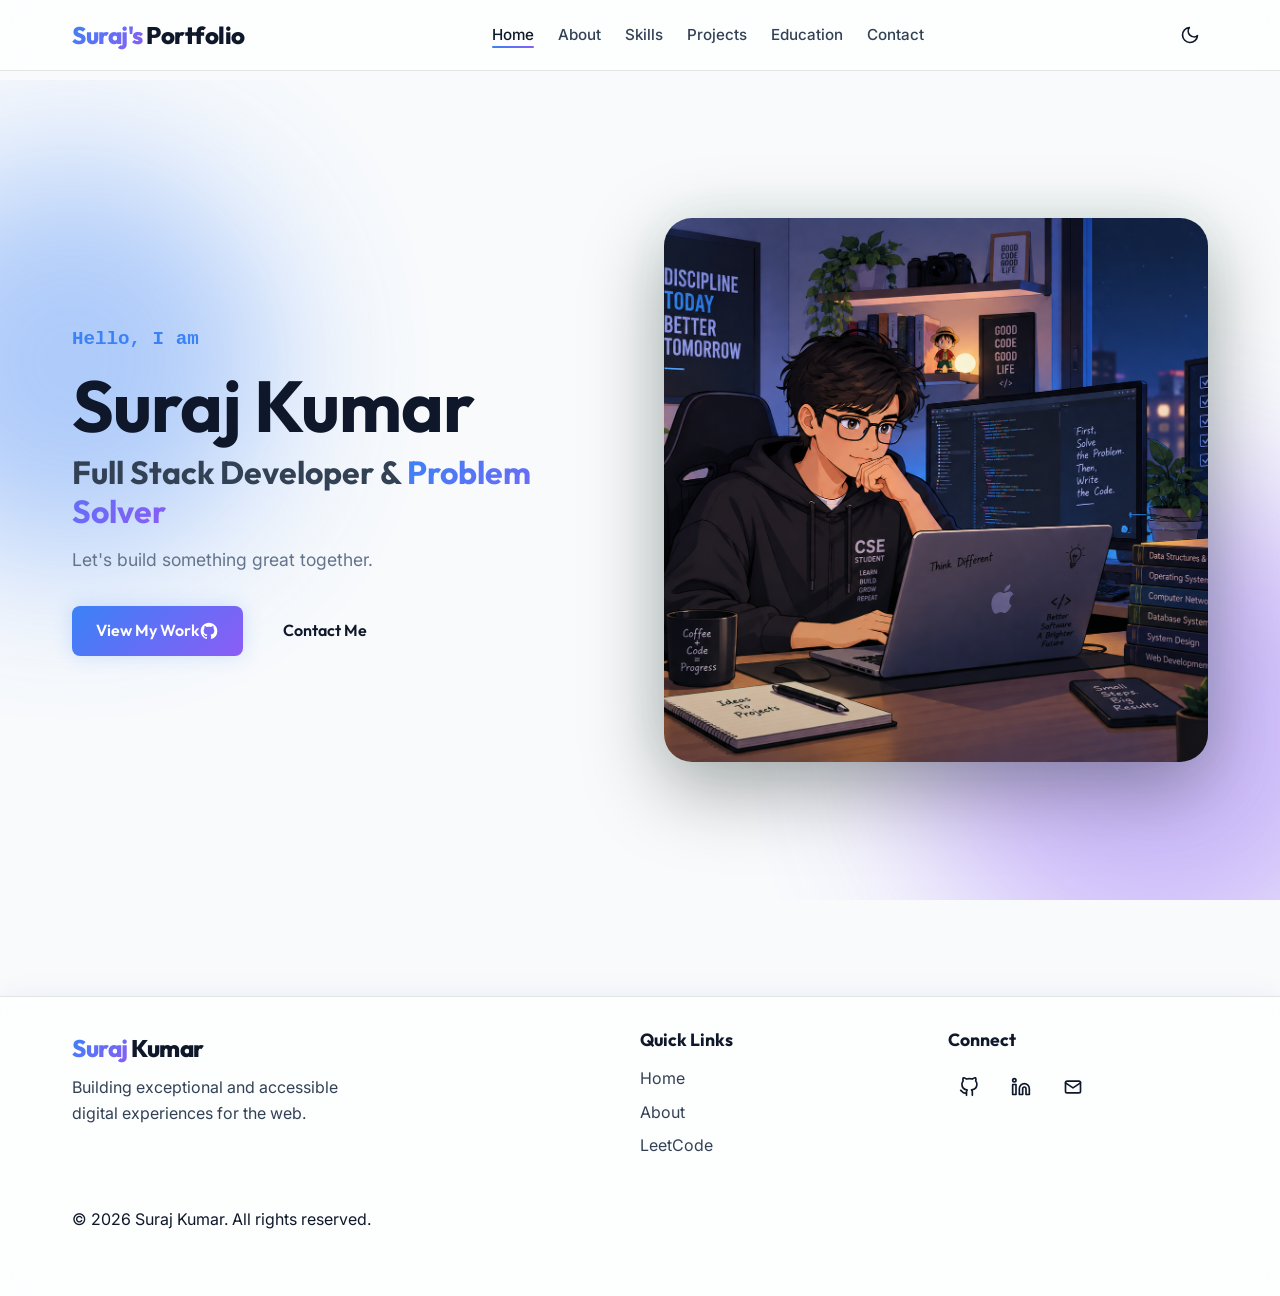
<file: index.html>
<!DOCTYPE html>
<html lang="en">

<head>
    <meta charset="UTF-8">
    <meta name="viewport" content="width=device-width, initial-scale=1.0">
    <title>Portfolio | Suraj Kumar</title>
    <meta name="description" content="Professional portfolio of Suraj Kumar, Full Stack Developer">

    <!-- Google Fonts -->
    <link rel="preconnect" href="https://fonts.googleapis.com">
    <link rel="preconnect" href="https://fonts.gstatic.com" crossorigin>
    <link
        href="https://fonts.googleapis.com/css2?family=Outfit:wght@300;400;500;600;700;800&family=Inter:wght@300;400;500;600;700&display=swap"
        rel="stylesheet">

    <!-- Stylesheets -->
    <link rel="stylesheet" href="./css/variables.css">
    <link rel="stylesheet" href="./css/main.css">
    <link rel="stylesheet" href="./css/navbar.css">
    <link rel="stylesheet" href="./css/hero.css">
    <link rel="stylesheet" href="./css/footer.css">
    <link rel="stylesheet" href="./css/responsive.css">
</head>

<body class="dark-theme">
    <div id="navbar-placeholder"></div>

    <main class="main-content">
        <section id="hero" class="hero-section">
            <div class="hero-background">
                <div class="blob blob-1"></div>
                <div class="blob blob-2"></div>
            </div>

            <div class="container hero-container">
                <div class="hero-content">
                    <p class="greeting slide-up">Hello, I am</p>
                    <h1 class="title slide-up-delay-1">Suraj Kumar</h1>
                    <h2 class="subtitle slide-up-delay-2">Full Stack Developer & <span class="text-gradient">Problem
                            Solver</span></h2>
                    <p class="description slide-up-delay-3">
                        Let's build something great together.
                    </p>

                    <div class="hero-actions slide-up-delay-4">
                        <a href="./pages/projects.html" class="btn btn-primary">
                            View My Work

                            <svg xmlns="http://www.w3.org/2000/svg" width="20" height="20" viewBox="0 0 24 24"
                                fill="currentColor" aria-hidden="true">

                                <path d="M12 2C6.48 2 2 6.48 2 12
            c0 4.42 2.87 8.17 6.84 9.49
            .5.09.68-.22.68-.48
            0-.24-.01-.87-.01-1.7
            -2.78.6-3.37-1.34-3.37-1.34
            -.45-1.16-1.11-1.47-1.11-1.47
            -.91-.62.07-.61.07-.61
            1 .07 1.53 1.03 1.53 1.03
            .9 1.53 2.34 1.09 2.91.83
            .09-.65.35-1.09.63-1.34
            -2.22-.25-4.56-1.11-4.56-4.94
            0-1.09.39-1.98 1.03-2.68
            -.1-.25-.45-1.27.1-2.65
            0 0 .84-.27 2.75 1.02
            A9.56 9.56 0 0 1 12 6.84
            c.85 0 1.7.11 2.49.33
            1.89-1.29 2.73-1.02 2.73-1.02
            .55 1.38.2 2.4.1 2.65
            .64.7 1.03 1.59 1.03 2.68
            0 3.84-2.34 4.69-4.57 4.94
            .36.31.68.92.68 1.85
            0 1.34-.01 2.42-.01 2.75
            0 .26.18.57.69.47
            A10.01 10.01 0 0 0 22 12
            C22 6.48 17.52 2 12 2z" />
                            </svg>
                        </a>

                        <a href="./pages/contact.html" class="btn btn-secondary">
                            Contact Me
                        </a>
                    </div>
                </div>


                <div class="hero-visual slide-up-delay-2">

    <div class="hero-image-card glass-panel">

        <img
            src="../assets/images/abc.png"
            alt="Computer Science student coding at a modern workspace"
            class="hero-image"
        >

        <div class="hero-image-overlay"></div>

    </div>

</div>
            </div>
        </section>
    </main>

    <div id="footer-placeholder"></div>

    <!-- Scripts -->
    <script src="./js/theme.js"></script>
    <script src="./js/navbar.js"></script>
    <script src="./js/animations.js"></script>
    <script src="./js/main.js"></script>
</body>

</html>
</file>
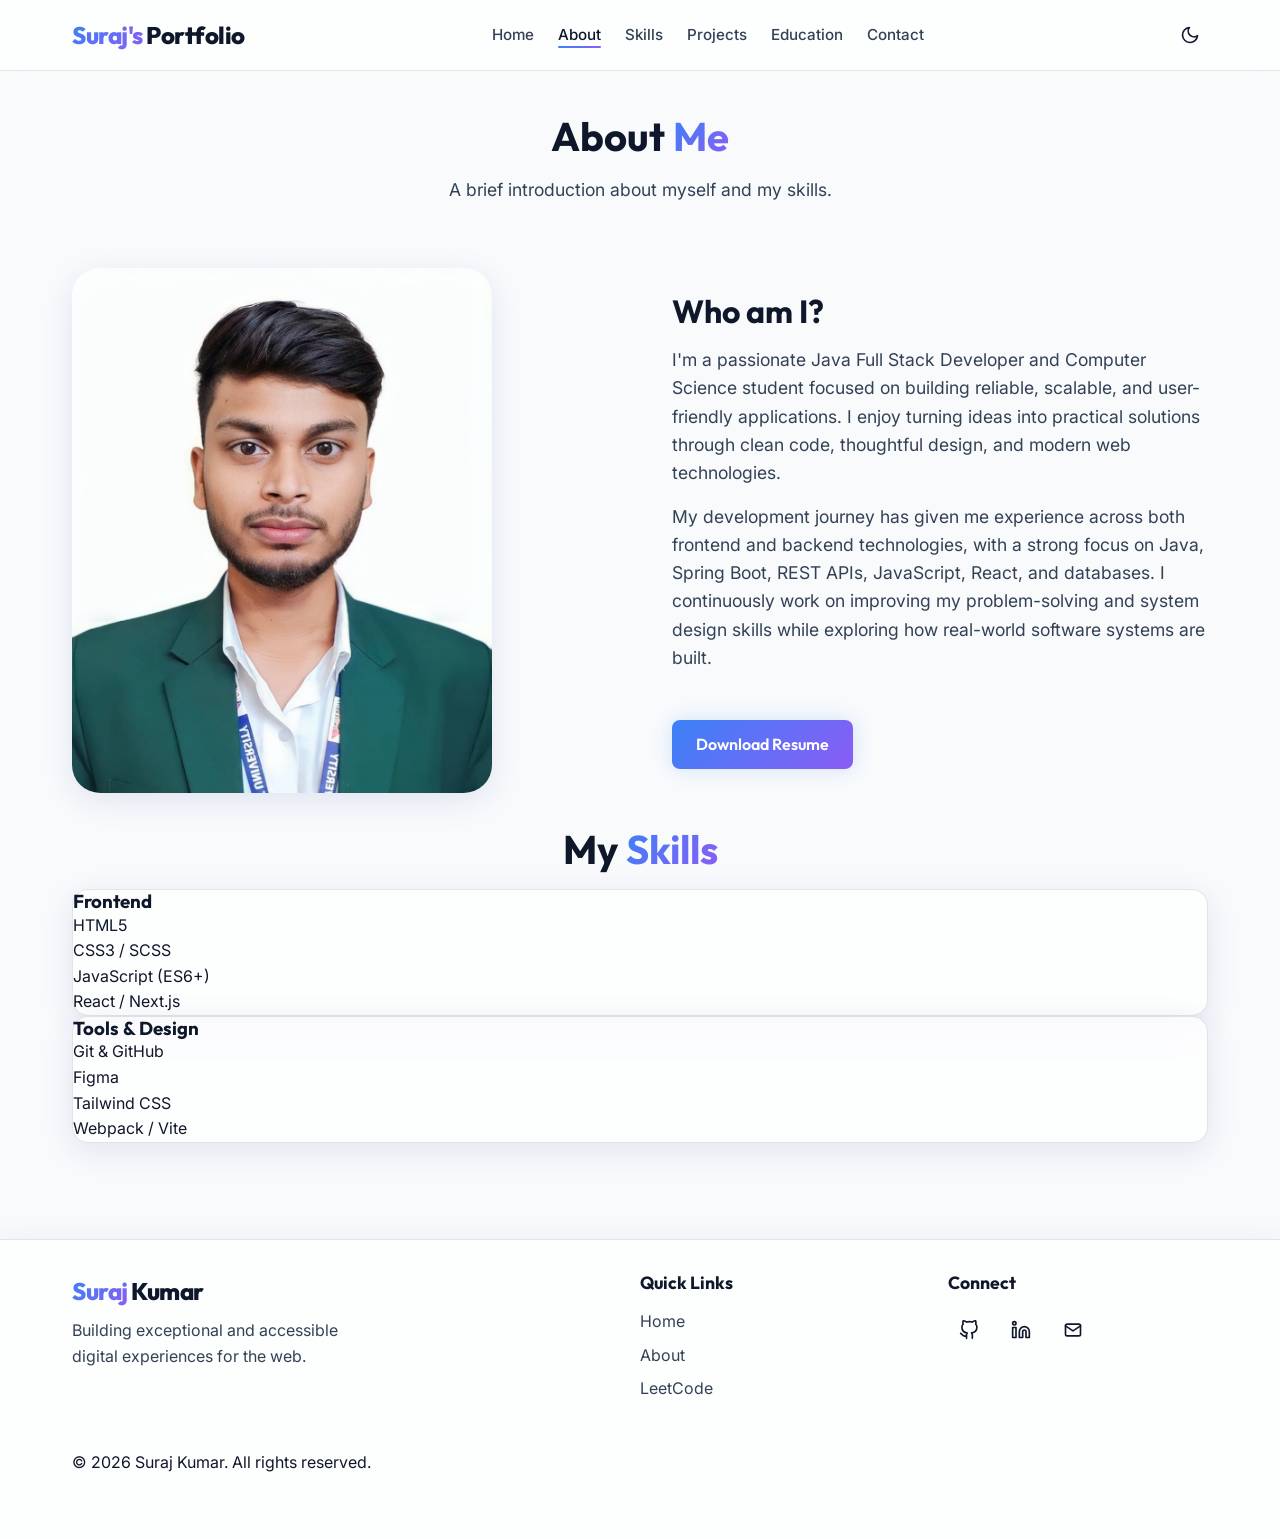
<file: pages/about.html>
<!DOCTYPE html>
<html lang="en">

<head>
    <meta charset="UTF-8">
    <meta name="viewport" content="width=device-width, initial-scale=1.0">
    <title>About | Suraj Kumar</title>

    <!-- Google Fonts -->
    <link rel="preconnect" href="https://fonts.googleapis.com">
    <link rel="preconnect" href="https://fonts.gstatic.com" crossorigin>
    <link
        href="https://fonts.googleapis.com/css2?family=Outfit:wght@300;400;500;600;700;800&family=Inter:wght@300;400;500;600;700&display=swap"
        rel="stylesheet">

    <!-- Stylesheets -->
    <link rel="stylesheet" href="../css/variables.css">
    <link rel="stylesheet" href="../css/main.css">
    <link rel="stylesheet" href="../css/navbar.css">
    <link rel="stylesheet" href="../css/footer.css">
    <link rel="stylesheet" href="../css/about.css">
    <link rel="stylesheet" href="../css/skills.css">
    <link rel="stylesheet" href="../css/responsive.css">
</head>

<body class="dark-theme">
    <div id="navbar-placeholder"></div>

    <main class="main-content">
        <section class="about-section">
            <div class="container">
                <h1 class="section-title slide-up">About <span class="text-gradient">Me</span></h1>
                <p class="section-subtitle slide-up-delay-1">A brief introduction about myself and my skills.</p>

                <div class="about-grid">
                    <div class="about-image glass-panel slide-up-delay-2">
                        <img src="../assets/images/suraj_photo.jpg" alt="Suraj Kumar - Java Full Stack Developer"
                            class="profile-image">
                    </div>

                    <div class="about-content slide-up-delay-3">
                        <h2>Who am I?</h2>
                        <p>
    I'm a passionate Java Full Stack Developer and Computer Science student
    focused on building reliable, scalable, and user-friendly applications.
    I enjoy turning ideas into practical solutions through clean code,
    thoughtful design, and modern web technologies.</p>

                       <p>
    My development journey has given me experience across both frontend and
    backend technologies, with a strong focus on Java, Spring Boot, REST APIs,
    JavaScript, React, and databases. I continuously work on improving my
    problem-solving and system design skills while exploring how real-world
    software systems are built.</p>

                     <!--   <div class="stats-container">
                            <div class="stat-box glass-panel">
                                <h3>1+</h3>
                                <p>Years Experience</p>
                            </div>
                            <div class="stat-box glass-panel">
                                <h3>50+</h3>
                                <p>Projects Completed</p>
                            </div>
                            <div class="stat-box glass-panel">
                                <h3>20+</h3>
                                <p>Happy Clients</p>
                            </div>
                        </div>
                    -->

                        <a href="../assets/resume/Resume.pdf" class="btn btn-primary mt-4" download>Download Resume</a>
                    </div>
                </div>
            </div>
        </section>

        <section class="skills-section">
            <div class="container">
                <h2 class="section-title slide-up">My <span class="text-gradient">Skills</span></h2>

                <div class="skills-grid slide-up-delay-1">
                    <div class="skill-category glass-panel">
                        <h3>Frontend</h3>
                        <ul class="skill-list">
                            <li><span class="skill-name">HTML5</span>
                                <div class="skill-bar">
                                    <div class="skill-progress" style="width: 95%;"></div>
                                </div>
                            </li>
                            <li><span class="skill-name">CSS3 / SCSS</span>
                                <div class="skill-bar">
                                    <div class="skill-progress" style="width: 90%;"></div>
                                </div>
                            </li>
                            <li><span class="skill-name">JavaScript (ES6+)</span>
                                <div class="skill-bar">
                                    <div class="skill-progress" style="width: 85%;"></div>
                                </div>
                            </li>
                            <li><span class="skill-name">React / Next.js</span>
                                <div class="skill-bar">
                                    <div class="skill-progress" style="width: 80%;"></div>
                                </div>
                            </li>
                        </ul>
                    </div>

                    <div class="skill-category glass-panel">
                        <h3>Tools & Design</h3>
                        <ul class="skill-list">
                            <li><span class="skill-name">Git & GitHub</span>
                                <div class="skill-bar">
                                    <div class="skill-progress" style="width: 90%;"></div>
                                </div>
                            </li>
                            <li><span class="skill-name">Figma</span>
                                <div class="skill-bar">
                                    <div class="skill-progress" style="width: 75%;"></div>
                                </div>
                            </li>
                            <li><span class="skill-name">Tailwind CSS</span>
                                <div class="skill-bar">
                                    <div class="skill-progress" style="width: 85%;"></div>
                                </div>
                            </li>
                            <li><span class="skill-name">Webpack / Vite</span>
                                <div class="skill-bar">
                                    <div class="skill-progress" style="width: 70%;"></div>
                                </div>
                            </li>
                        </ul>
                    </div>
                </div>
            </div>
        </section>
    </main>

    <div id="footer-placeholder"></div>

    <!-- Scripts -->
    <script src="../js/theme.js"></script>
    <script src="../js/navbar.js"></script>
    <script src="../js/animations.js"></script>
    <script src="../js/main.js"></script>
</body>

</html>
</file>
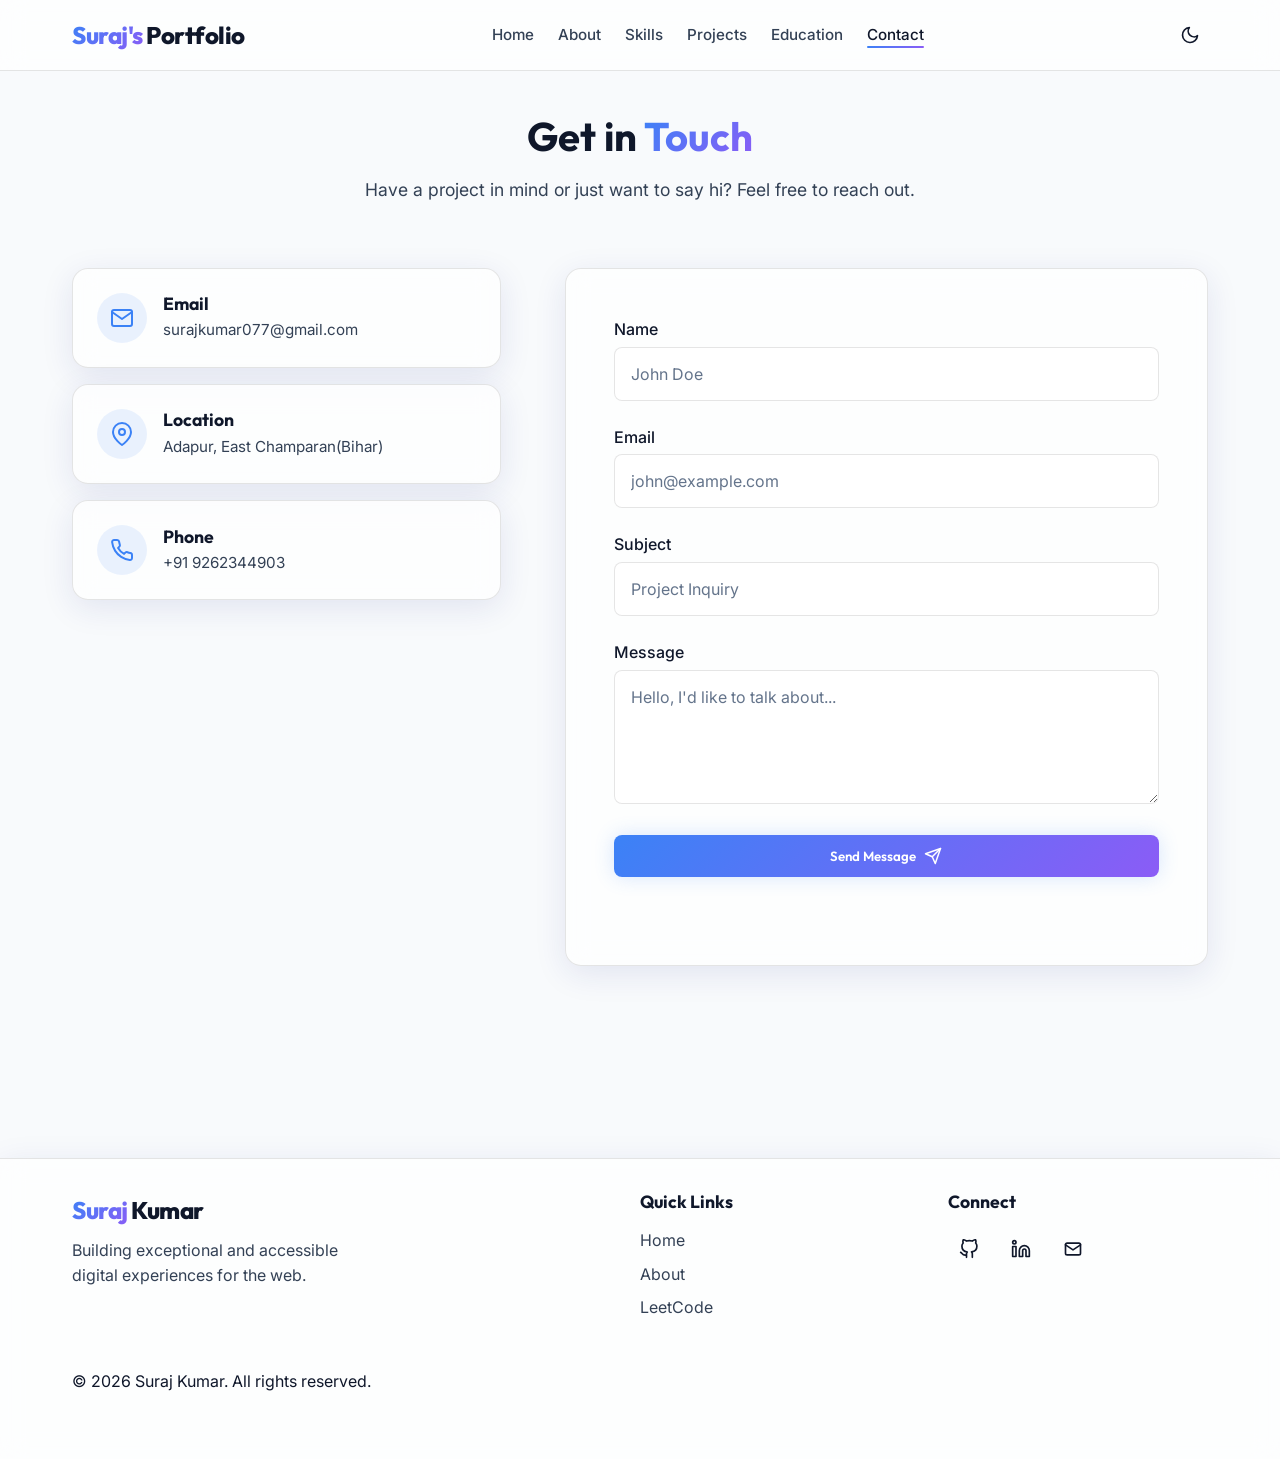
<file: pages/contact.html>
<!DOCTYPE html>
<html lang="en">
<head>
    <meta charset="UTF-8">
    <meta name="viewport" content="width=device-width, initial-scale=1.0">
    <title>Contact | Suraj Kumar</title>
    
    <link rel="preconnect" href="https://fonts.googleapis.com">
    <link rel="preconnect" href="https://fonts.gstatic.com" crossorigin>
    <link href="https://fonts.googleapis.com/css2?family=Outfit:wght@300;400;500;600;700;800&family=Inter:wght@300;400;500;600;700&display=swap" rel="stylesheet">
    
    <link rel="stylesheet" href="../css/variables.css">
    <link rel="stylesheet" href="../css/main.css">
    <link rel="stylesheet" href="../css/navbar.css">
    <link rel="stylesheet" href="../css/footer.css">
    <link rel="stylesheet" href="../css/contact.css">
    <link rel="stylesheet" href="../css/responsive.css">
</head>
<body class="dark-theme">
    <div id="navbar-placeholder"></div>

    <main class="main-content">
        <section class="contact-section">
            <div class="container">
                <h1 class="section-title slide-up">Get in <span class="text-gradient">Touch</span></h1>
                <p class="section-subtitle slide-up-delay-1">Have a project in mind or just want to say hi? Feel free to reach out.</p>
                
                <div class="contact-grid slide-up-delay-2">
                    <div class="contact-info">
                        <div class="info-card glass-panel">
                            <div class="info-icon">
                                <svg xmlns="http://www.w3.org/2000/svg" width="24" height="24" viewBox="0 0 24 24" fill="none" stroke="currentColor" stroke-width="2" stroke-linecap="round" stroke-linejoin="round"><path d="M4 4h16c1.1 0 2 .9 2 2v12c0 1.1-.9 2-2 2H4c-1.1 0-2-.9-2-2V6c0-1.1.9-2 2-2z"></path><polyline points="22,6 12,13 2,6"></polyline></svg>
                            </div>
                            <div>
                                <h3>Email</h3>
                                <p>surajkumar077@gmail.com</p>
                            </div>
                        </div>
                        
                        <div class="info-card glass-panel">
                            <div class="info-icon">
                                <svg xmlns="http://www.w3.org/2000/svg" width="24" height="24" viewBox="0 0 24 24" fill="none" stroke="currentColor" stroke-width="2" stroke-linecap="round" stroke-linejoin="round"><path d="M21 10c0 7-9 13-9 13s-9-6-9-13a9 9 0 0 1 18 0z"></path><circle cx="12" cy="10" r="3"></circle></svg>
                            </div>
                            <div>
                                <h3>Location</h3>
                                <p>Adapur, East Champaran(Bihar)</p>
                            </div>
                        </div>
                        
                        <div class="info-card glass-panel">
                            <div class="info-icon">
                                <svg xmlns="http://www.w3.org/2000/svg" width="24" height="24" viewBox="0 0 24 24" fill="none" stroke="currentColor" stroke-width="2" stroke-linecap="round" stroke-linejoin="round"><path d="M22 16.92v3a2 2 0 0 1-2.18 2 19.79 19.79 0 0 1-8.63-3.07 19.5 19.5 0 0 1-6-6 19.79 19.79 0 0 1-3.07-8.67A2 2 0 0 1 4.11 2h3a2 2 0 0 1 2 1.72 12.84 12.84 0 0 0 .7 2.81 2 2 0 0 1-.45 2.11L8.09 9.91a16 16 0 0 0 6 6l1.27-1.27a2 2 0 0 1 2.11-.45 12.84 12.84 0 0 0 2.81.7A2 2 0 0 1 22 16.92z"></path></svg>
                            </div>
                            <div>
                                <h3>Phone</h3>
                                <p>+91 9262344903</p>
                            </div>
                        </div>
                    </div>
                    
                    <div class="contact-form-wrapper glass-panel">
                        <form id="contact-form" class="contact-form">
                            <div class="form-group">
                                <label for="name">Name</label>
                                <input type="text" id="name" name="name" required placeholder="John Doe">
                            </div>
                            
                            <div class="form-group">
                                <label for="email">Email</label>
                                <input type="email" id="email" name="email" required placeholder="john@example.com">
                            </div>
                            
                            <div class="form-group">
                                <label for="subject">Subject</label>
                                <input type="text" id="subject" name="subject" required placeholder="Project Inquiry">
                            </div>
                            
                            <div class="form-group">
                                <label for="message">Message</label>
                                <textarea id="message" name="message" rows="5" required placeholder="Hello, I'd like to talk about..."></textarea>
                            </div>
                            
                            <button type="submit" class="btn btn-primary" id="submit-btn">
                                <span>Send Message</span>
                                <svg xmlns="http://www.w3.org/2000/svg" width="18" height="18" viewBox="0 0 24 24" fill="none" stroke="currentColor" stroke-width="2" stroke-linecap="round" stroke-linejoin="round"><line x1="22" y1="2" x2="11" y2="13"></line><polygon points="22 2 15 22 11 13 2 9 22 2"></polygon></svg>
                            </button>
                            
                            <div id="form-status" class="form-status"></div>
                        </form>
                    </div>
                </div>
            </div>
        </section>
    </main>

    <div id="footer-placeholder"></div>

    <script src="../js/theme.js"></script>
    <script src="../js/navbar.js"></script>
    <script src="../js/animations.js"></script>
    <script src="../js/contact.js"></script>
    <script src="../js/main.js"></script>
</body>
</html>
</file>
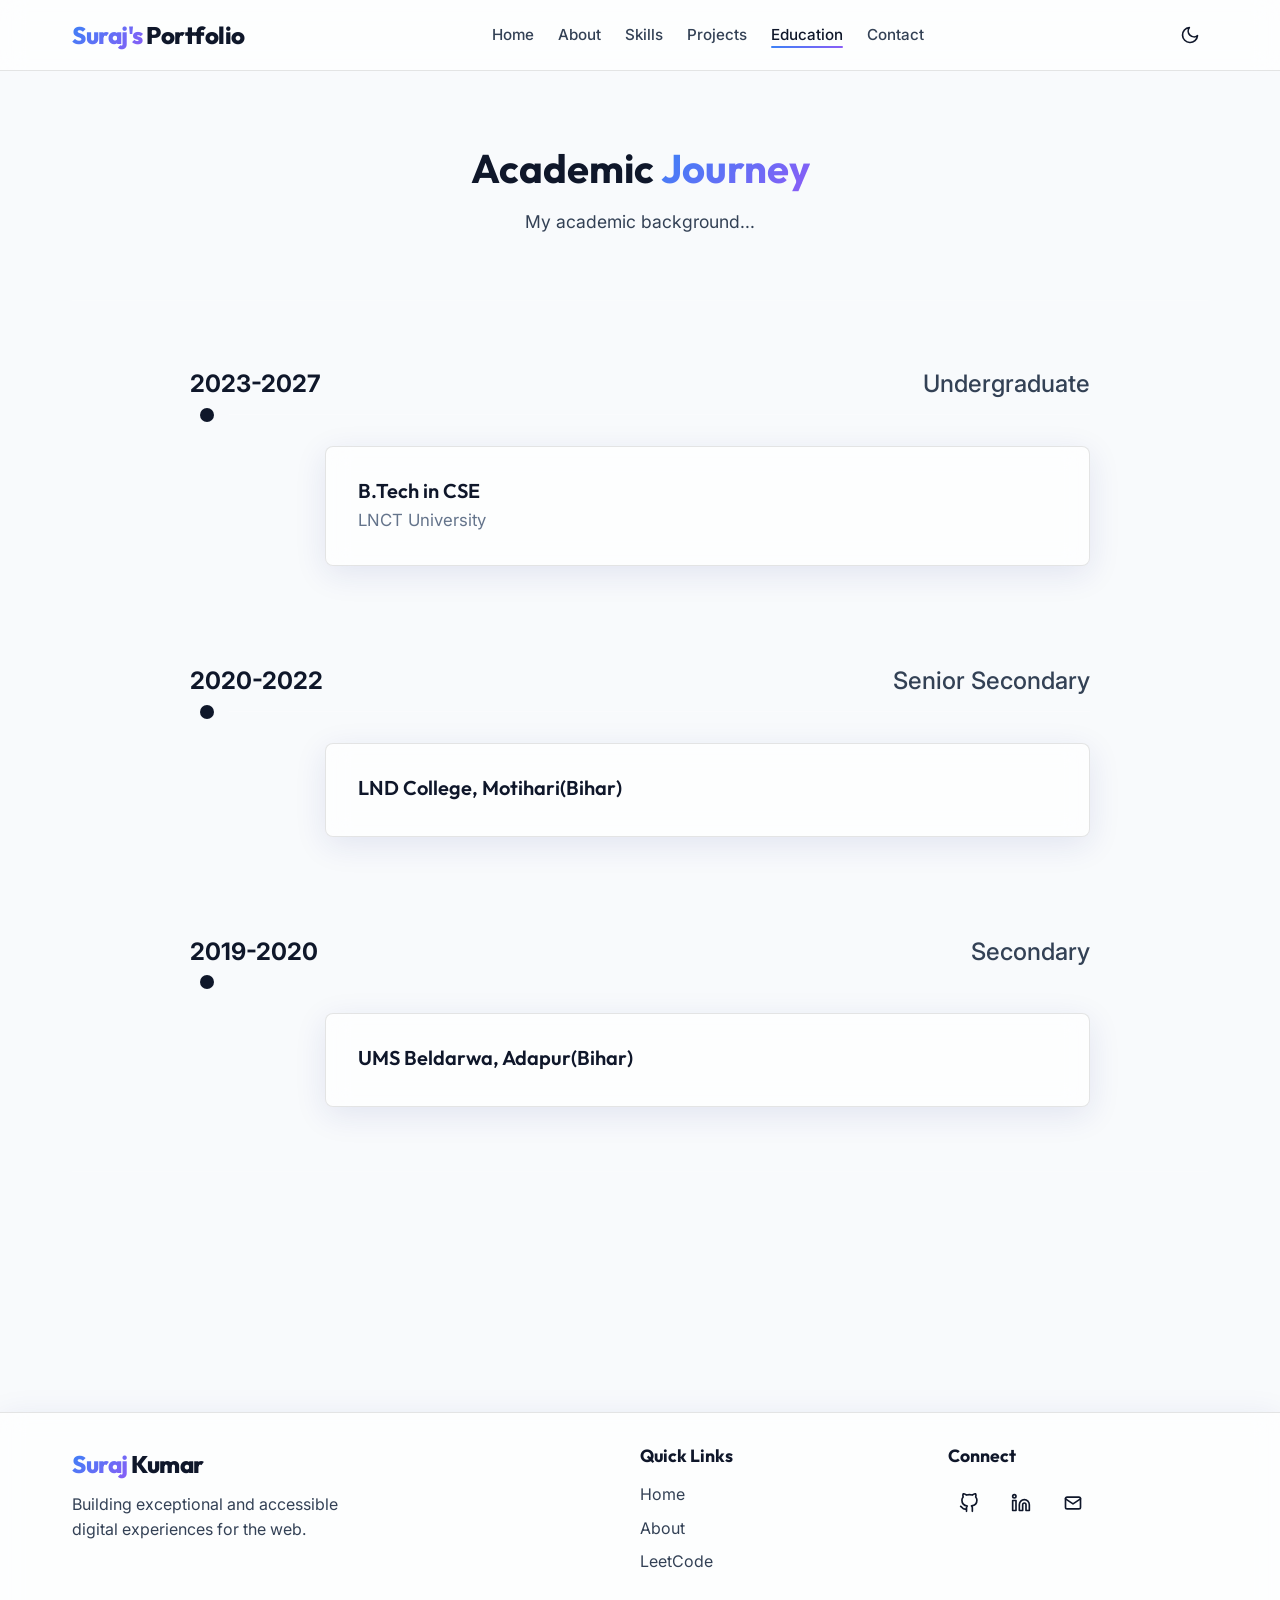
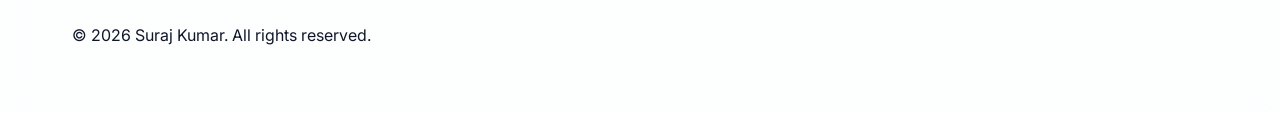
<file: pages/education.html>
<!DOCTYPE html>
<html lang="en">
<head>
    <meta charset="UTF-8">
    <meta name="viewport" content="width=device-width, initial-scale=1.0">
    <title>Education | Suraj Kumar</title>
    
    <link rel="preconnect" href="https://fonts.googleapis.com">
    <link rel="preconnect" href="https://fonts.gstatic.com" crossorigin>
    <link href="https://fonts.googleapis.com/css2?family=Outfit:wght@300;400;500;600;700;800&family=Inter:wght@300;400;500;600;700&display=swap" rel="stylesheet">
    
    <link rel="stylesheet" href="../css/variables.css">
    <link rel="stylesheet" href="../css/main.css">
    <link rel="stylesheet" href="../css/navbar.css">
    <link rel="stylesheet" href="../css/footer.css">
    <link rel="stylesheet" href="../css/education.css">
    <link rel="stylesheet" href="../css/responsive.css">
</head>
<body class="dark-theme">
    <div id="navbar-placeholder"></div>

    <main class="main-content">
        <section class="education-section">
            <div class="container">
                <h1 class="section-title slide-up-delay-1">Academic <span class="text-gradient">Journey</span></h1>
                <p class="section-subtitle slide-up-delay-1">My academic background...</p>
                
                <hr class="education-divider slide-up-delay-1">

                <div class="timeline slide-up-delay-2">
                    <div class="timeline-item">
                        <div class="timeline-row">
                            <div class="timeline-year">2023-2027</div>
                            <div class="timeline-category">Undergraduate</div>
                        </div>
                        <div class="timeline-divider">
                            <div class="timeline-dot"></div>
                            <div class="timeline-line"></div>
                        </div>
                        <div class="timeline-details glass-panel">
                            <h4 class="timeline-subtitle">B.Tech in CSE</h4>
                            <p class="timeline-desc">LNCT University</p>
                        </div>
                    </div>
                    
                    <div class="timeline-item">
                        <div class="timeline-row">
                            <div class="timeline-year">2020-2022</div>
                            <div class="timeline-category">Senior Secondary</div>
                        </div>
                        <div class="timeline-divider">
                            <div class="timeline-dot"></div>
                            <div class="timeline-line"></div>
                        </div>
                        <div class="timeline-details glass-panel">
                            <h4 class="timeline-subtitle">LND College, Motihari(Bihar)</h4>
                        </div>
                    </div>
                    
                    <div class="timeline-item">
                        <div class="timeline-row">
                            <div class="timeline-year">2019-2020</div>
                            <div class="timeline-category">Secondary</div>
                        </div>
                        <div class="timeline-divider">
                            <div class="timeline-dot"></div>
                            <div class="timeline-line" style="display: none;"></div>
                        </div>
                        <div class="timeline-details glass-panel">
                            <h4 class="timeline-subtitle">UMS Beldarwa,  Adapur(Bihar)</h4>
                        </div>
                    </div>
                </div>

                <hr class="education-divider slide-up-delay-3">

            </div>
        </section>
    </main>

    <div id="footer-placeholder"></div>

    <script src="../js/theme.js"></script>
    <script src="../js/navbar.js"></script>
    <script src="../js/animations.js"></script>
    <script src="../js/main.js"></script>
</body>
</html>
</file>
<file: css/variables.css>
:root {
    /* Color Palette - Dark Mode Default */
    --bg-base: #0f172a;
    --bg-surface: #1e293b;
    --bg-glass: rgba(30, 41, 59, 0.7);
    --bg-glass-hover: rgba(30, 41, 59, 0.9);
    
    --text-primary: #f8fafc;
    --text-secondary: #94a3b8;
    --text-muted: #64748b;
    
    --accent-primary: #3b82f6;
    --accent-secondary: #8b5cf6;
    --accent-gradient: linear-gradient(135deg, var(--accent-primary), var(--accent-secondary));
    
    --border-glass: rgba(255, 255, 255, 0.1);
    
    /* Typography */
    --font-heading: 'Outfit', sans-serif;
    --font-body: 'Inter', sans-serif;
    --font-mono: 'Courier New', Courier, monospace;
    
    /* Spacing */
    --spacing-xs: 0.25rem;
    --spacing-sm: 0.5rem;
    --spacing-md: 1rem;
    --spacing-lg: 1.5rem;
    --spacing-xl: 2rem;
    --spacing-2xl: 3rem;
    --spacing-3xl: 4rem;
    --spacing-4xl: 6rem;
    
    /* Transitions */
    --transition-fast: 0.2s ease;
    --transition-base: 0.3s ease;
    --transition-slow: 0.5s cubic-bezier(0.4, 0, 0.2, 1);
    
    /* Shadows */
    --shadow-glass: 0 8px 32px 0 rgba(0, 0, 0, 0.37);
    --shadow-glow: 0 0 20px rgba(59, 130, 246, 0.3);
}

.light-theme {
    --bg-base: #f8fafc;
    --bg-surface: #ffffff;
    --bg-glass: rgba(255, 255, 255, 0.7);
    --bg-glass-hover: rgba(255, 255, 255, 0.9);
    
    --text-primary: #0f172a;
    --text-secondary: #334155;
    --text-muted: #64748b;
    
    --border-glass: rgba(0, 0, 0, 0.1);
    
    --shadow-glass: 0 8px 32px 0 rgba(31, 38, 135, 0.1);
    --shadow-glow: 0 0 20px rgba(59, 130, 246, 0.2);
}
</file>
<file: css/main.css>
* {
    margin: 0;
    padding: 0;
    box-sizing: border-box;
}

html {
    scroll-behavior: smooth;
}

body {
    font-family: var(--font-body);
    background-color: var(--bg-base);
    color: var(--text-primary);
    line-height: 1.6;
    overflow-x: hidden;
    transition: background-color var(--transition-base), color var(--transition-base);
}

h1, h2, h3, h4, h5, h6 {
    font-family: var(--font-heading);
    font-weight: 700;
    line-height: 1.2;
}

a {
    text-decoration: none;
    color: inherit;
}

ul {
    list-style: none;
}

.container {
    max-width: 1200px;
    margin: 0 auto;
    padding: 0 var(--spacing-xl);
}

.main-content {
    min-height: calc(100vh - 200px); /* Adjust based on header/footer size */
    padding-top: 80px; /* Space for fixed navbar */
}

/* Glassmorphism Utilities */
.glass-panel {
    background: var(--bg-glass);
    backdrop-filter: blur(12px);
    -webkit-backdrop-filter: blur(12px);
    border: 1px solid var(--border-glass);
    box-shadow: var(--shadow-glass);
    border-radius: 16px;
    transition: background var(--transition-base);
}

.glass-panel:hover {
    background: var(--bg-glass-hover);
}

/* Buttons */
.btn {
    display: inline-flex;
    align-items: center;
    justify-content: center;
    padding: 0.75rem 1.5rem;
    border-radius: 8px;
    font-weight: 600;
    font-family: var(--font-heading);
    cursor: pointer;
    transition: all var(--transition-base);
    border: none;
    outline: none;
    text-transform: capitalize;
}

.btn-primary {
    background: var(--accent-gradient);
    color: white;
    box-shadow: var(--shadow-glow);
}

.btn-primary:hover {
    transform: translateY(-2px);
    box-shadow: 0 0 30px rgba(59, 130, 246, 0.5);
}

.btn-outline {
    background: transparent;
    border: 1px solid var(--accent-primary);
    color: var(--accent-primary);
}

.btn-outline:hover {
    background: var(--accent-primary);
    color: white;
    transform: translateY(-2px);
}

.text-gradient {
    background: var(--accent-gradient);
    -webkit-background-clip: text;
    -webkit-text-fill-color: transparent;
    background-clip: text;
}

/* Section Common Styles */
.section-title {
    font-size: 2.5rem;
    margin-bottom: var(--spacing-md);
    text-align: center;
}

.section-subtitle {
    text-align: center;
    color: var(--text-secondary);
    margin-bottom: var(--spacing-3xl);
    font-size: 1.1rem;
}
</file>
<file: css/navbar.css>
/* css/navbar.css */
.navbar {
    position: fixed;
    top: 0;
    left: 0;
    width: 100%;
    z-index: 1000;
    border-radius: 0;
    border-top: none;
    border-left: none;
    border-right: none;
    padding: var(--spacing-md) 0;
}

.navbar-container {
    display: flex;
    justify-content: space-between;
    align-items: center;
}

.logo {
    font-family: var(--font-heading);
    font-size: 1.5rem;
    font-weight: 800;
    letter-spacing: -0.5px;
}

.nav-links {
    display: flex;
    gap: var(--spacing-lg);
}

.nav-link {
    font-weight: 500;
    font-size: 0.95rem;
    color: var(--text-secondary);
    transition: color var(--transition-fast);
    position: relative;
}

.nav-link:hover, .nav-link.active {
    color: var(--text-primary);
}

.nav-link::after {
    content: '';
    position: absolute;
    width: 0;
    height: 2px;
    bottom: -4px;
    left: 0;
    background: var(--accent-gradient);
    transition: width var(--transition-base);
    border-radius: 2px;
}

.nav-link:hover::after, .nav-link.active::after {
    width: 100%;
}

.nav-actions {
    display: flex;
    align-items: center;
    gap: var(--spacing-md);
}

.btn-icon {
    background: transparent;
    border: none;
    color: var(--text-primary);
    cursor: pointer;
    display: flex;
    align-items: center;
    justify-content: center;
    padding: 0.5rem;
    border-radius: 50%;
    transition: background var(--transition-fast);
}

.btn-icon:hover {
    background: var(--bg-surface);
}

.mobile-menu-btn {
    display: none;
    flex-direction: column;
    gap: 5px;
    cursor: pointer;
    padding: 0.5rem;
    z-index: 1002;
}

.mobile-menu-btn span {
    width: 24px;
    height: 2px;
    background-color: var(--text-primary);
    transition: all var(--transition-base);
    transform-origin: center;
}

/* Mobile Nav Overlay */
.mobile-nav-overlay {
    position: fixed;
    top: 0;
    left: 0;
    width: 100%;
    height: 100vh;
    background: var(--bg-base);
    z-index: 999;
    display: flex;
    justify-content: center;
    align-items: center;
    opacity: 0;
    pointer-events: none;
    transition: opacity var(--transition-base);
}

.mobile-nav-overlay.active {
    opacity: 1;
    pointer-events: all;
}

.mobile-nav-links {
    display: flex;
    flex-direction: column;
    gap: var(--spacing-xl);
    text-align: center;
}

.mobile-nav-link {
    font-family: var(--font-heading);
    font-size: 2rem;
    font-weight: 600;
    color: var(--text-secondary);
    transition: color var(--transition-fast);
}

.mobile-nav-link:hover, .mobile-nav-link.active {
    color: var(--text-primary);
}
</file>
<file: css/hero.css>
/* css/hero.css */
.hero-section {
    position: relative;
    min-height: calc(100vh - 80px); /* Account for navbar */
    display: flex;
    align-items: center;
    overflow: hidden;
}

.hero-background {
    position: absolute;
    top: 0;
    left: 0;
    width: 100%;
    height: 100%;
    z-index: -1;
    overflow: hidden;
}

.blob {
    position: absolute;
    border-radius: 50%;
    filter: blur(80px);
    opacity: 0.4;
    animation: float 10s infinite ease-in-out alternate;
}

.blob-1 {
    top: 10%;
    left: -10%;
    width: 400px;
    height: 400px;
    background: var(--accent-primary);
}

.blob-2 {
    bottom: -10%;
    right: -10%;
    width: 500px;
    height: 500px;
    background: var(--accent-secondary);
    animation-delay: -5s;
}

@keyframes float {
    0% { transform: translate(0, 0) scale(1); }
    100% { transform: translate(50px, 50px) scale(1.1); }
}

.hero-container {
    display: grid;
    grid-template-columns: 1fr 1fr;
    gap: var(--spacing-2xl);
    align-items: center;
}

.greeting {
    font-size: 1.2rem;
    color: var(--accent-primary);
    font-weight: 600;
    margin-bottom: var(--spacing-sm);
    font-family: var(--font-mono);
}

.title {
    font-size: 4.5rem;
    margin-bottom: var(--spacing-xs);
    letter-spacing: -1px;
}

.subtitle {
    font-size: 2rem;
    color: var(--text-secondary);
    margin-bottom: var(--spacing-md);
}

.description {
    font-size: 1.1rem;
    color: var(--text-muted);
    max-width: 500px;
    margin-bottom: var(--spacing-xl);
}

.hero-actions {
    display: flex;
    gap: var(--spacing-md);
}

/* Code Editor Visual */
/* ================================
   HERO IMAGE
================================ */

.hero-image-card {
    position: relative;
    width: 100%;
    max-width: 620px;
    aspect-ratio: 1 / 1;
    overflow: hidden;

    border-radius: 28px;
    border: 1px solid var(--border);

    background: var(--surface);

    box-shadow:
        0 25px 80px rgba(0, 0, 0, 0.35),
        0 0 60px rgba(61, 220, 151, 0.06);

    transition:
        transform 0.5s ease,
        border-color 0.5s ease,
        box-shadow 0.5s ease;
}

.hero-image {
    width: 100%;
    height: 100%;
    display: block;

    object-fit: cover;
    object-position: center;

    transition: transform 0.7s ease;
}

.hero-image-overlay {
    position: absolute;
    inset: 0;

    background:
        linear-gradient(
            180deg,
            rgba(7, 16, 12, 0.02) 50%,
            rgba(7, 16, 12, 0.25) 100%
        );

    pointer-events: none;
}

.hero-image-card:hover {
    transform: translateY(-6px);
    border-color: var(--green-border);

    box-shadow:
        0 30px 90px rgba(0, 0, 0, 0.45),
        0 0 70px rgba(61, 220, 151, 0.10);
}

.hero-image-card:hover .hero-image {
    transform: scale(1.025);
}

/* Animations classes */
.slide-up, .slide-up-delay-1, .slide-up-delay-2, .slide-up-delay-3, .slide-up-delay-4 {
    opacity: 0;
    transform: translateY(30px);
    transition: opacity 0.8s ease, transform 0.8s ease;
}

.slide-up-delay-1 { transition-delay: 0.1s; }
.slide-up-delay-2 { transition-delay: 0.2s; }
.slide-up-delay-3 { transition-delay: 0.3s; }
.slide-up-delay-4 { transition-delay: 0.4s; }

.visible {
    opacity: 1;
    transform: translateY(0);
}

@media (max-width: 992px) {
    .hero-container {
        grid-template-columns: 1fr;
        text-align: center;
    }
    
    .description {
        margin: 0 auto var(--spacing-xl);
    }
    
    .hero-actions {
        justify-content: center;
        margin-bottom: var(--spacing-2xl);
    }
    
    .title {
        font-size: 3.5rem;
    }
    
    .visual-card {
        transform: none;
        max-width: 500px;
        margin: 0 auto;
    }
    .visual-card:hover {
        transform: translateY(-10px);
    }
}
</file>
<file: css/footer.css>
.footer {
    margin-top: var(--spacing-4xl);
    padding: var(--spacing-xl) 0 var(--spacing-md);
    border-radius: 0;
    border-bottom: none;
    border-left: none;
    border-right: none;
}

.footer-top {
    display: grid;
    grid-template-columns: 2fr 1fr 1fr;
    gap: var(--spacing-2xl);
    margin-bottom: var(--spacing-2xl);
}

.footer-brand .logo {
    display: inline-block;
    margin-bottom: var(--spacing-sm);
}

.footer-desc {
    color: var(--text-secondary);
    max-width: 300px;
}

.footer-links-group h3, .footer-socials h3 {
    font-family: var(--font-heading);
    font-size: 1.1rem;
    margin-bottom: var(--spacing-md);
    color: var(--text-primary);
}

.footer-links-group ul {
    display: flex;
    flex-direction: column;
    gap: var(--spacing-sm);
}

.footer-links-group a {
    color: var(--text-secondary);
    transition: color var(--transition-fast);
}

.footer-links-group a:hover {
    color: var(--accent-primary);
}

.social-icons {
    display: flex;
    gap: 10px;
}

.social-icon {
    width: 42px;
    height: 42px;
    display: flex;
    align-items: center;
    justify-content: center;

    border: 1px solid var(--border);
    border-radius: 50%;

    color: var(--muted);
    transition: var(--transition);
}

.social-icon:hover {
    color: var(--green);
    border-color: var(--green-border);
    background: rgba(61, 220, 151, 0.05);
    transform: translateY(-3px);
}

.social-icon svg {
    width: 20px;
    height: 20px;
}
</file>
<file: css/responsive.css>
/* css/responsive.css */
/* Global responsive adjustments */

@media (max-width: 1200px) {
    .container {
        padding: 0 var(--spacing-lg);
    }
}

@media (max-width: 992px) {
    :root {
        --spacing-4xl: 4rem;
        --spacing-3xl: 3rem;
        --spacing-2xl: 2rem;
    }
    
    .section-title {
        font-size: 2.2rem;
    }
    
    .main-content {
        padding-top: 70px;
    }
}

@media (max-width: 768px) {
    :root {
        --spacing-xl: 1.5rem;
    }
    
    .section-title {
        font-size: 2rem;
    }
    
    .section-subtitle {
        font-size: 1rem;
    }
    
    .glass-panel {
        backdrop-filter: blur(8px);
        -webkit-backdrop-filter: blur(8px);
    }
}

@media (max-width: 576px) {
    :root {
        --spacing-xl: 1rem;
    }
    
    .container {
        padding: 0 var(--spacing-md);
    }
    
    .btn {
        padding: 0.6rem 1.2rem;
    }
}
</file>
<file: css/about.css>
.about-section {
    padding: var(--spacing-xl) 0;
}

.about-grid {
    display: grid;
    grid-template-columns: 1fr 1fr;
    gap: var(--spacing-3xl);
    align-items: center;
}

.about-image {
    position: relative;
    width: 100%;
    max-width: 420px;
    aspect-ratio: 4 / 5;
    overflow: hidden;
    border-radius: 28px;
    border: 1px solid var(--border);
    background: var(--surface);
}

.profile-image {
    width: 100%;
    height: 100%;
    object-fit: cover;
    object-position: center top;
    display: block;
    transition: transform 0.5s ease;
}

.about-image:hover .profile-image {
    transform: scale(1.03);
}

.image-placeholder {
    color: var(--text-muted);
    opacity: 0.3;
    transform: scale(1.5);
}

.about-content h2 {
    font-size: 2rem;
    margin-bottom: var(--spacing-md);
    color: var(--text-primary);
}

.about-content p {
    color: var(--text-secondary);
    margin-bottom: var(--spacing-md);
    font-size: 1.1rem;
}

.stats-container {
    display: grid;
    grid-template-columns: repeat(3, 1fr);
    gap: var(--spacing-md);
    margin: var(--spacing-xl) 0;
}

.stat-box {
    padding: var(--spacing-md);
    text-align: center;
    transition: transform var(--transition-base);
}

.stat-box:hover {
    transform: translateY(-5px);
}

.stat-box h3 {
    font-size: 2.5rem;
    font-family: var(--font-heading);
    color: var(--accent-primary);
    margin-bottom: var(--spacing-xs);
    background: var(--accent-gradient);
    -webkit-background-clip: text;
    -webkit-text-fill-color: transparent;
}

.stat-box p {
    font-size: 0.9rem;
    color: var(--text-secondary);
    font-weight: 500;
}

.mt-4 {
    margin-top: var(--spacing-xl);
}

@media (max-width: 992px) {
    .about-grid {
        grid-template-columns: 1fr;
    }
    .about-image {
        max-width: 400px;
        margin: 0 auto var(--spacing-xl);
    }
}

@media (max-width: 576px) {
    .stats-container {
        grid-template-columns: 1fr;
    }
}
</file>
<file: css/skills.css>
.skills-list-section {
    padding: var(--spacing-3xl) 0 var(--spacing-4xl);
}


.section-badge {
    display: inline-block;
    font-size: 1.25rem;
    font-weight: 600;
    letter-spacing: 2px;
    color: var(--accent-primary);
    text-transform: uppercase;
}
.skills-header {
    margin-bottom: var(--spacing-xl);
}
.skills-divider {
    border: 0;
    height: 1px;
    background: rgba(255, 255, 255, 0.1);
    margin: var(--spacing-xl) 0;
}

.skills-row {
    display: flex;
    flex-direction: column;
    gap: var(--spacing-lg);
}

@media (min-width: 768px) {
    .skills-row {
        flex-direction: row;
        align-items: flex-start;
        gap: var(--spacing-3xl);
    }
}

.skills-category-info {
    flex: 0 0 250px;
    display: flex;
    align-items: flex-start;
    gap: var(--spacing-md);
}

.skills-number {
    font-size: 1.5rem;
    font-weight: 700;
    color: var(--accent-primary);
    opacity: 0.8;
}

.skills-title {
    font-size: 1.5rem;
    font-weight: 600;
    color: var(--text-primary);
    letter-spacing: 1px;
    margin-top: 2px;
}

.skills-items {
    display: flex;
    flex-wrap: wrap;
    gap: var(--spacing-md);
    flex: 1;
}

.skill-item {
    display: flex;
    align-items: center;
    gap: var(--spacing-sm);
    padding: 0.75rem 1.25rem;
    border-radius: 8px;
    background: var(--bg-glass);
    border: 1px solid rgba(255, 255, 255, 0.05);
    transition: transform var(--transition-base), box-shadow var(--transition-base), background var(--transition-base);
}

.skill-item:hover {
    transform: translateY(-3px);
    box-shadow: var(--shadow-glass);
    background: rgba(255, 255, 255, 0.05);
}

.skill-item i {
    font-size: 1.5rem;
}

.skill-item span {
    font-size: 1rem;
    font-weight: 500;
    color: var(--text-primary);
}
</file>
<file: css/contact.css>
.contact-section {
    padding: var(--spacing-xl) 0 var(--spacing-4xl);
}

.contact-grid {
    display: grid;
    grid-template-columns: 1fr 1.5fr;
    gap: var(--spacing-3xl);
}

.contact-info {
    display: flex;
    flex-direction: column;
    gap: var(--spacing-md);
}

.info-card {
    display: flex;
    align-items: center;
    gap: var(--spacing-md);
    padding: var(--spacing-lg);
    transition: transform var(--transition-base);
}

.info-card:hover {
    transform: translateX(10px);
}

.info-icon {
    display: flex;
    justify-content: center;
    align-items: center;
    min-width: 50px;
    height: 50px;
    border-radius: 50%;
    background: rgba(59, 130, 246, 0.1);
    color: var(--accent-primary);
}

.info-card h3 {
    font-size: 1.1rem;
    color: var(--text-primary);
    margin-bottom: 4px;
}

.info-card p {
    color: var(--text-secondary);
    font-size: 0.95rem;
}

.contact-form-wrapper {
    padding: var(--spacing-2xl);
}

.form-group {
    margin-bottom: var(--spacing-lg);
}

.form-group label {
    display: block;
    margin-bottom: var(--spacing-xs);
    color: var(--text-primary);
    font-weight: 500;
}

.form-group input,
.form-group textarea {
    width: 100%;
    padding: 1rem;
    background: var(--bg-surface);
    border: 1px solid var(--border-glass);
    border-radius: 8px;
    color: var(--text-primary);
    font-family: var(--font-body);
    font-size: 1rem;
    transition: border-color var(--transition-fast), box-shadow var(--transition-fast);
}

.form-group input:focus,
.form-group textarea:focus {
    outline: none;
    border-color: var(--accent-primary);
    box-shadow: 0 0 0 3px rgba(59, 130, 246, 0.2);
}

.form-group input::placeholder,
.form-group textarea::placeholder {
    color: var(--text-muted);
}

.btn-primary {
    width: 100%;
    gap: var(--spacing-sm);
}

.form-status {
    margin-top: var(--spacing-md);
    text-align: center;
    font-weight: 500;
    min-height: 24px;
    font-size: 0.9rem;
}

.status-success {
    color: #22c55e;
}

.status-error {
    color: #ef4444;
}

@media (max-width: 992px) {
    .contact-grid {
        grid-template-columns: 1fr;
    }
}
</file>
<file: css/education.css>
.education-section {
    padding: var(--spacing-3xl) 0 var(--spacing-4xl);
}

.education-header {
    margin-bottom: var(--spacing-xl);
}

.section-badge {
    display: inline-block;
    font-size: 1.25rem;
    font-weight: 600;
    letter-spacing: 2px;
    color: var(--accent-primary);
    text-transform: uppercase;
}

.education-divider {
    border: 0;
    height: 1px;
    background: rgba(255, 255, 255, 0.1);
    margin: var(--spacing-2xl) 0;
}

.timeline {
    position: relative;
    max-width: 900px;
    margin: 0 auto;
    padding: var(--spacing-md) 0;
}

.timeline-item {
    display: flex;
    flex-direction: column;
    margin-bottom: var(--spacing-4xl);
}

.timeline-item:last-child {
    margin-bottom: 0;
}

.timeline-row {
    display: flex;
    justify-content: space-between;
    align-items: baseline;
    margin-bottom: var(--spacing-xs);
}

.timeline-year {
    font-size: 1.5rem;
    font-weight: 700;
    color: var(--text-primary);
}

.timeline-category {
    font-size: 1.5rem;
    font-weight: 500;
    color: var(--text-secondary);
}

.timeline-divider {
    display: flex;
    align-items: center;
    margin-bottom: var(--spacing-lg);
    padding-left: 10px;
}

.timeline-dot {
    width: 14px;
    height: 14px;
    background: var(--text-primary);
    border-radius: 50%;
    box-shadow: 0 0 10px rgba(255,255,255, 0.2);
}

.timeline-line {
    flex: 1;
    height: 1px;
    background: rgba(255, 255, 255, 0.2);
    margin-left: 15px;
}

.timeline-details {
    align-self: flex-end;
    width: 85%;
    padding: var(--spacing-xl);
    border-radius: 8px;
    transition: transform var(--transition-base), box-shadow var(--transition-base);
}

.timeline-details:hover {
    transform: translateY(-3px);
    box-shadow: var(--shadow-glow);
}

.timeline-subtitle {
    font-size: 1.25rem;
    font-weight: 600;
    color: var(--text-primary);
    margin-bottom: var(--spacing-xs);
}

.timeline-desc {
    color: var(--text-muted);
    font-size: 1.05rem;
}

.project-tags {
    display: flex;
    flex-wrap: wrap;
    gap: var(--spacing-xs);
}

.tag {
    font-size: 0.8rem;
    padding: 0.25rem 0.75rem;
    background: rgba(59, 130, 246, 0.1);
    color: var(--accent-primary);
    border-radius: 12px;
    font-weight: 500;
}

.mt-3 {
    margin-top: var(--spacing-lg);
}

/* Beyond Classroom */
.beyond-classroom {
    margin-top: var(--spacing-2xl);
}

.learning-subtitle {
    font-size: 2.5rem;
    font-weight: 700;
    margin-bottom: var(--spacing-xl);
    color: var(--text-primary);
    line-height: 1.2;
}

.learning-items {
    display: flex;
    flex-direction: column;
    gap: var(--spacing-md);
}

.learning-item {
    padding: var(--spacing-md) var(--spacing-lg);
    border-radius: 8px;
    background: var(--bg-glass);
    border: 1px solid rgba(255, 255, 255, 0.05);
    font-size: 1.1rem;
    font-weight: 500;
    color: var(--text-primary);
    transition: transform var(--transition-base), background var(--transition-base);
}

.learning-item:hover {
    transform: translateX(5px);
    background: rgba(255, 255, 255, 0.05);
}

@media (max-width: 768px) {
    .timeline-row {
        flex-direction: column;
        align-items: flex-start;
        gap: var(--spacing-xs);
    }
    .timeline-details {
        width: 100%;
        margin-top: var(--spacing-sm);
    }
}
</file>
